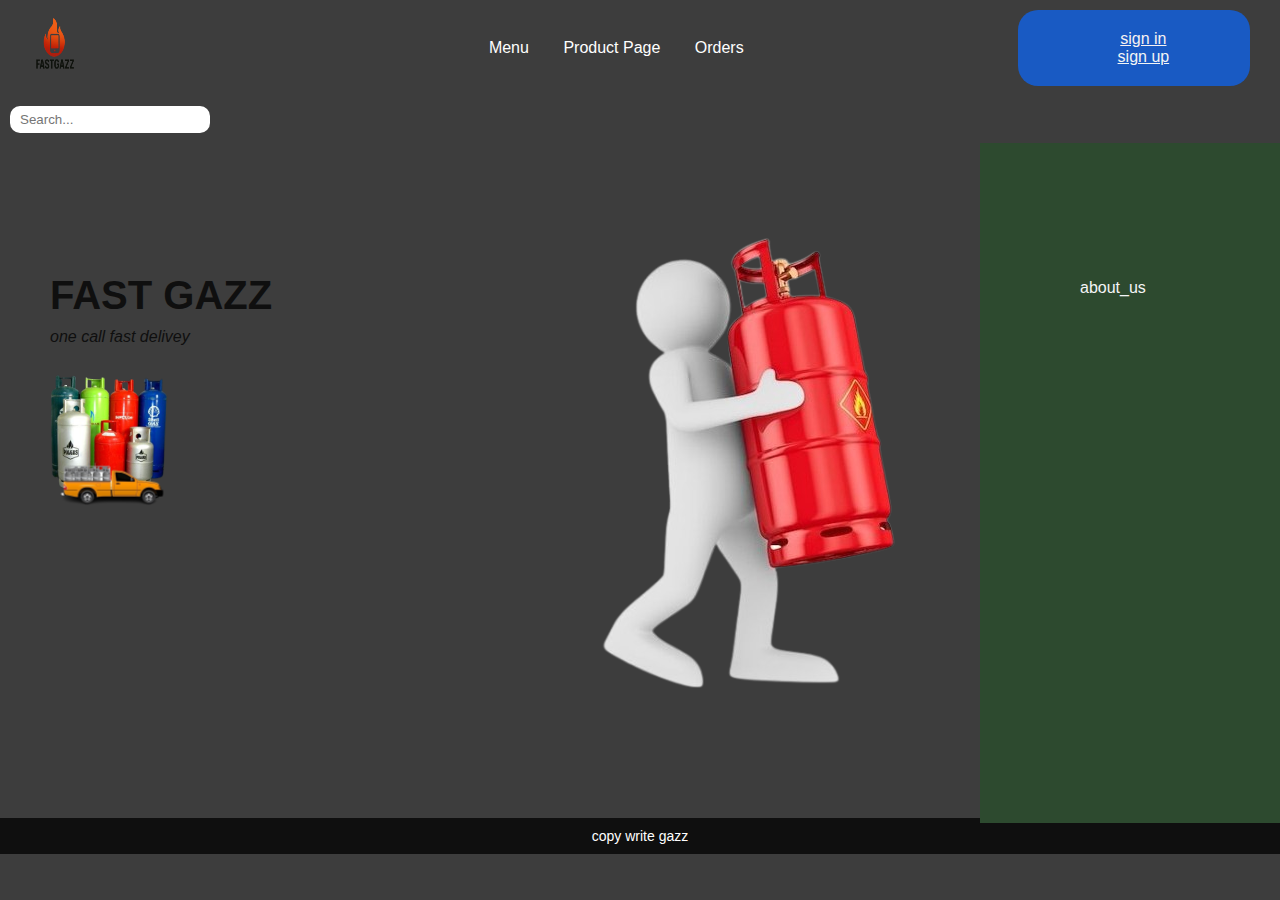
<file: fast gaz/index.html>
<!DOCTYPE html>
<html lang="en">
<head>
    <meta charset="UTF-8">
    <meta name="viewport" content="width=device-width, initial-scale=1.0">
    <title>Fast Gazz</title>
    <link rel="stylesheet" href="asset/css/style.css">
</head>
<body>
    <header>
        <div class="logo">
            <img src="asset/images/WhatsApp_Image_2025-08-14_at_14.51.03_92866911-removebg-preview.png" alt="gazz logo">
            <span style="margin-top: 40px;margin-right: 120px;text-align: center;"></span>
        </div>
         <nav class="navbar">
            <a href="index.html">Menu</a>
            <a href="product page.html">Product Page</a>
            <a href="order.html">Orders</a>
        </nav>
     
         <div class="horizontal-container2">
              <p class="about_us">
            <a href="sign in.html" style="color: rgb(247, 242, 242);text-align: center;margin-left: 70px;">sign in</a>
            <br><a href="sign up.html" style="color: rgb(242, 245, 245);text-align: center;margin-left: 70px;">sign up</a></br>
        </p>
        </div>
        
    </header>

    <div class="search-container">
        <input type="text" placeholder="Search...">
    </div>

    <main>
        <section class="left-section">
            <h1><span class="bold">FAST GAZZ</span></h1>
            <p class="tagline">one call fast delivey</p>
            <div class="image-container">
            <img src="asset/images/Cylinders_Engennering_Industries-removebg-preview.png" alt="background-image" class="background-image">
            <img src="asset/images/LPG__A_Savior_for_Domestic_Purposes-removebg-preview.png" alt="front-image" class="front-image">
            </div>
        </section>
             <div class="right-section search-container">
             <section class="right-section">
            <img src="asset/images/UCO_oil_gas-removebg-preview.png" alt="Gas Cylinder" class="gas-img">
        </section>
        </div>
        <div class="horizontal-container">
            <p class="aboutus">about_us</p>
            
            
        </div>
    </main>

    <footer>
        <p>copy write gazz</p>
    </footer>

   
    
</body>
</html>
</file>
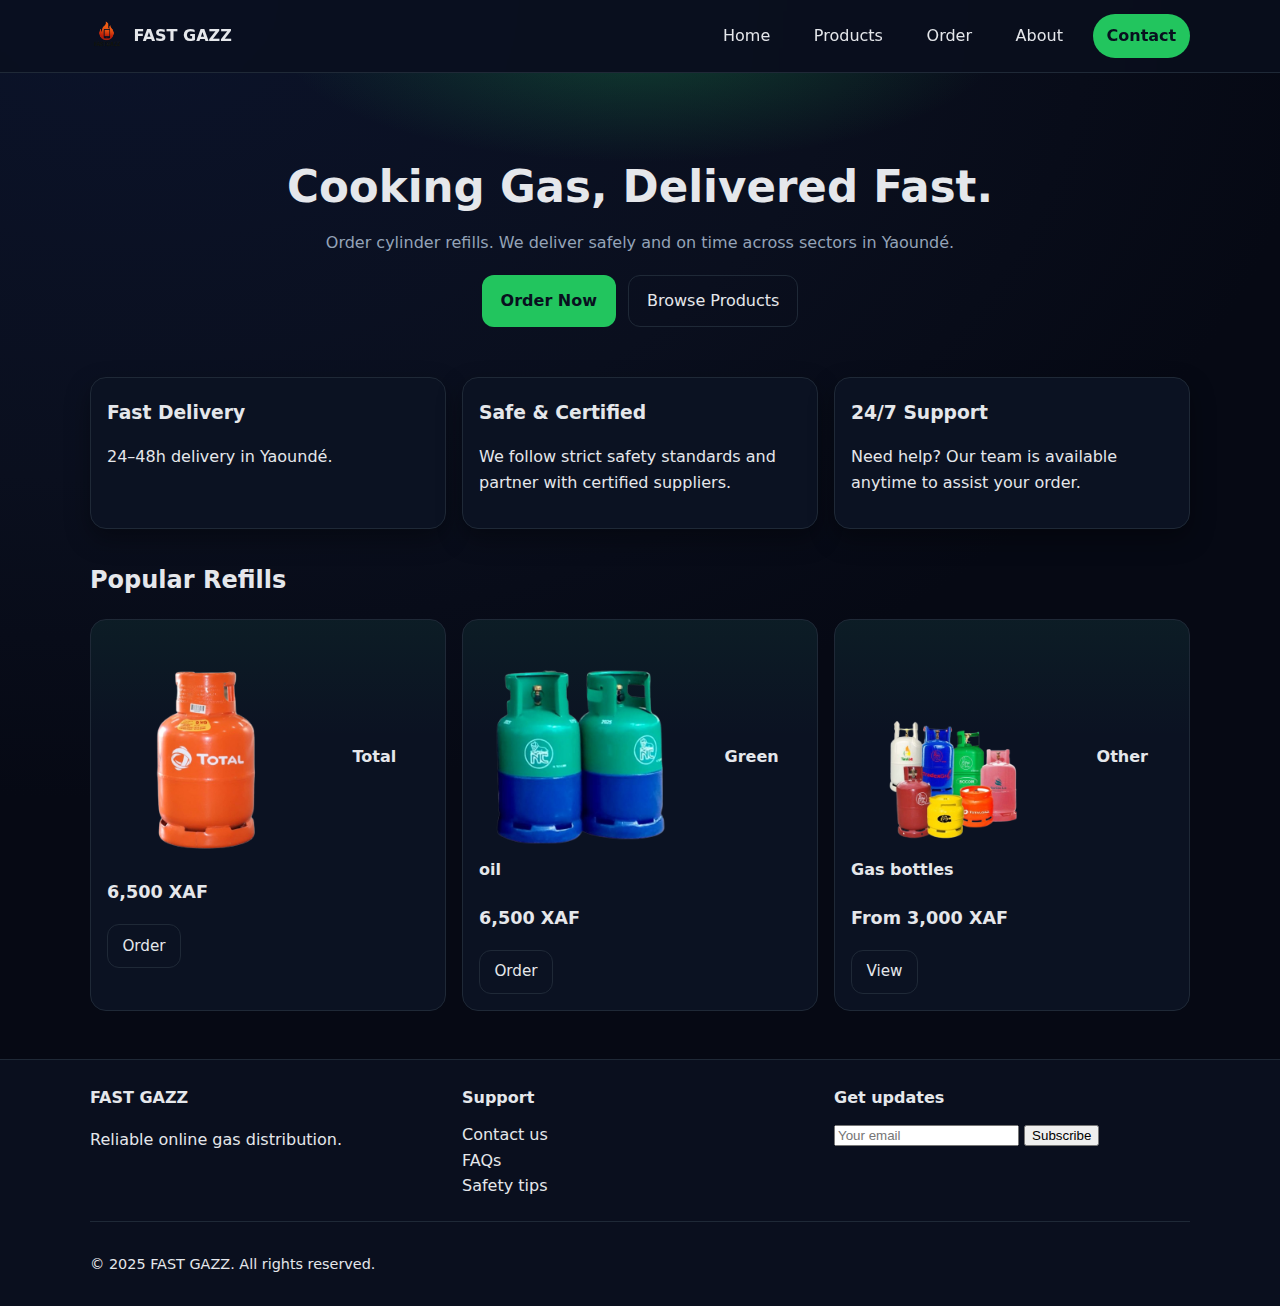
<file: fastgazz/index.html>
<!DOCTYPE html>
<html lang="en">
<head>
  <meta charset="UTF-8" />
  <meta name="viewport" content="width=device-width, initial-scale=1" />
  <meta name="description" content="FAST GAZZ — Reliable online gas distribution in Yaoundé.
   Order cooking gas refills  with fast delivery." />
  <title>Home | FAST GAZZ</title>
  <link rel="icon" href="assets/img/fast gazz/Logo.png" type="image/svg+xml" />
  <link rel="stylesheet" href="assets/css/styles.css" />
</head>
<body>
<header class="site-header">
  <div class="container nav">
    <a class="brand" href="index.html">
      <img src="assets/img/fast gazz/Logo.png" alt="FAST GAZZ logo" class="logo" />
      <span>FAST GAZZ</span>
    </a>
    <input type="checkbox" id="menu-toggle" class="menu-toggle" aria-label="Open menu">
    <label for="menu-toggle" class="hamburger" aria-hidden="true">&#9776;</label>
    <nav class="menu">
      <a href="index.html">Home</a>
      <a href="pages/products.html">Products</a>
      <a href="pages/order.html">Order</a>
      <a href="pages/about.html">About</a>
      <a class="btn" href="pages/contact.html">Contact</a>
    </nav>
  </div>
</header>

<section class="hero">
  <div class="container">
    <h1>Cooking Gas, Delivered Fast.</h1>
    <p>Order cylinder refills. We deliver safely and on time across sectors in Yaoundé.</p>
    <div class="actions">
      <a class="btn primary" href="pages/order.html">Order Now</a>
      <a class="btn" href="pages/products.html">Browse Products</a>
    </div>
  </div>
</section>

<section class="features container grid-3">
  <div class="card">
    <h3>Fast Delivery</h3>
    <p>24–48h delivery in Yaoundé.</p>
  </div>
  <div class="card">
    <h3>Safe & Certified</h3>
    <p>We follow strict safety standards and partner with certified suppliers.</p>
  </div>
  <div class="card">
    <h3>24/7 Support</h3>
    <p>Need help? Our team is available anytime to assist your order.</p>
  </div>
</section>

<section class="container highlight">
  <h2>Popular Refills</h2>
  <div class="grid-3">
    <article class="product">
      <h4>
        <img src="assets/img/fast gazz/total-removebg-preview.png" alt="Total Gas Bottle"
        style="height:200px;vertical-align:middle;margin-right:40px;"">
        Total
      </h4>
      <p class="price">6,500 XAF</p>
      <a class="btn small" href="pages/order.html">Order</a>
    </article>
    <article class="product">
      <h4>
        <img src="assets/img/fast gazz/green_oil-removebg-preview.png" alt="Green Oil Gas Bottle" 
        style="height:200px;vertical-align:middle;margin-right:40px;"">
        Green oil
      </h4>
      <p class="price">6,500 XAF</p>
      <a class="btn small" href="pages/order.html">Order</a>
    </article>
    <article class="product">
      <h4>
        <img src="assets/img/fast gazz/many_gas_bottle-removebg-preview.png" alt="Other Gas Bottle"
         style="height:200px;vertical-align:middle;margin-right:40px;">
        Other Gas bottles
      </h4>
      <p class="price">From 3,000 XAF</p>
      <a class="btn small" href="pages/products.html">View</a>
    </article>
  </div>
</section>
<footer class="site-footer">
  <div class="container grid-3">
    <div>
      <h4>FAST GAZZ</h4>
      <p>Reliable online gas distribution.</p>
    </div>
    <div>
      <h4>Support</h4>
      <ul>
        <li><a href="../pages/contact.html">Contact us</a></li>
        <li><a href="#">FAQs</a></li>
        <li><a href="#">Safety tips</a></li>
      </ul>
    </div>
    <div>
      <h4>Get updates</h4>
      <form class="newsletter" onsubmit="return false">
        <input type="email" placeholder="Your email" aria-label="Email">
        <button type="submit">Subscribe</button>
      </form>
    </div>
  </div>
  <div class="container small print">
    <p>&copy; 2025 FAST GAZZ. All rights reserved.</p>
  </div>
</footer>
</body>
</html>
</file>
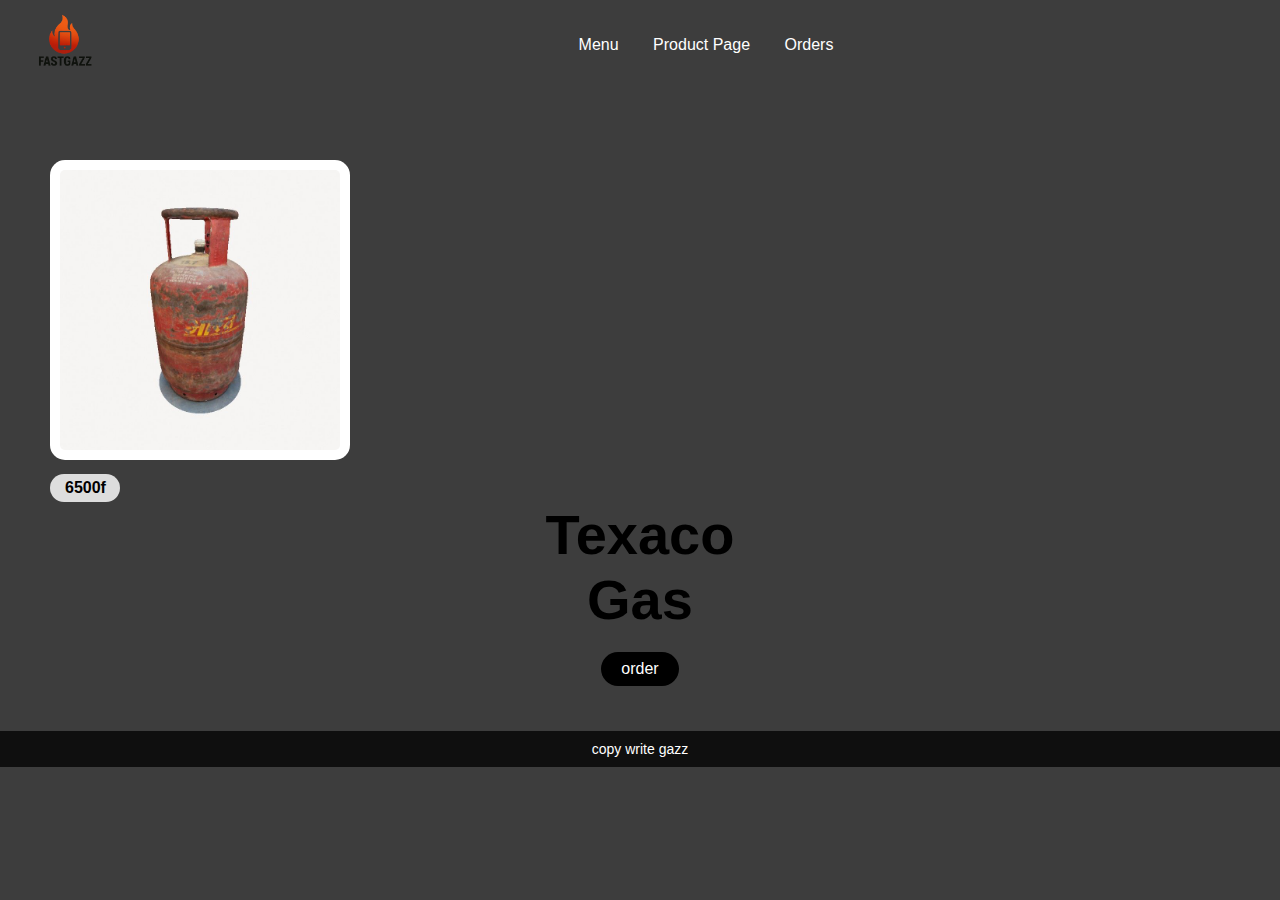
<file: fast gaz/order.html>
<!DOCTYPE html>
<html lang="en">
<head>
    <meta charset="UTF-8">
    <meta name="viewport" content="width=device-width, initial-scale=1.0">
    <title>fast gazz</title>
     <link rel="stylesheet" href="asset/css/order.css">
</head>
<header>

     <div class="logo">
            <img src="asset/images/WhatsApp_Image_2025-08-14_at_14.51.03_92866911-removebg-preview.png" alt="gazz logo">
            <br><span></span>
        </div>
         <nav class="navbar">
            <a href="index.html">Menu</a>
            <a href="product page.html">Product Page</a>
            <a href="order.html">Orders</a>
        </nav>
     </header>
         
<body>
    <div class="text-container">
      <!-- Left product section -->
        <div class="product-image">
            <img src="asset/images/Indian Gas Cylinder   - Download Free 3D Model on Polycam.jpeg" alt="Texaco Gas">
            <div class="price">6500f</div>
        </div>

        <!-- Right info section -->
        <div class="product-info">
            <h1>Texaco<br>Gas</h1>
            <button class="order-btn">order</button>
        </div>
        
    </main>



         <footer>
        <p>copy write gazz</p>
    </footer>

   
</body>
</html>
</file>
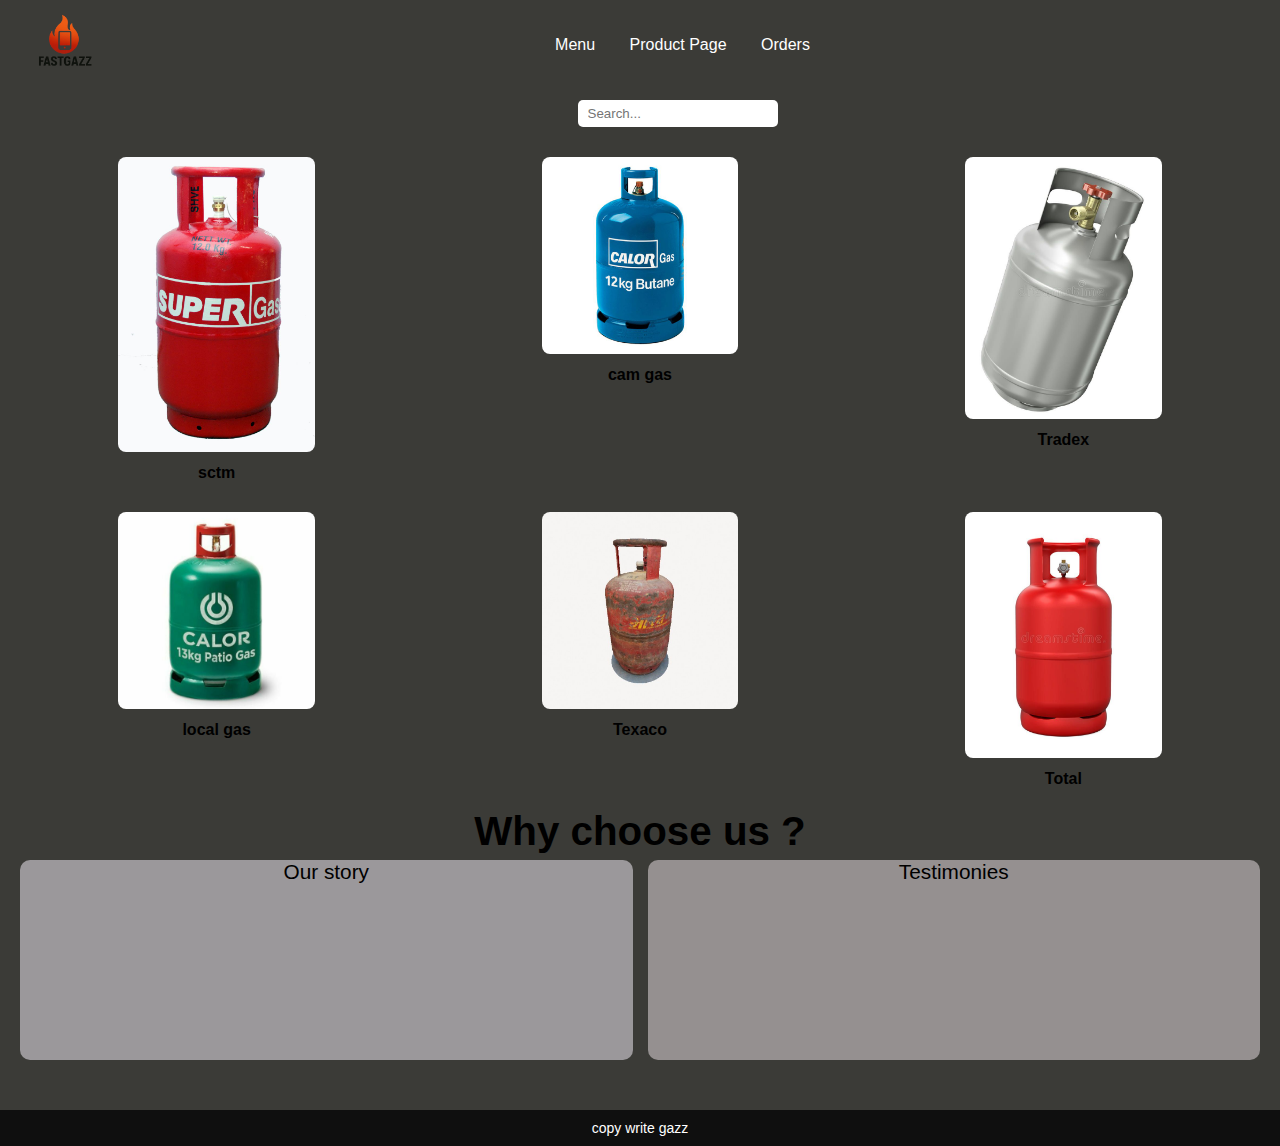
<file: fast gaz/product page.html>
<!DOCTYPE html>
<html lang="en">
<head>
    <meta charset="UTF-8">
    <meta name="viewport" content="width=device-width, initial-scale=1.0">
    <title>fast gazz</title>
     <link rel="stylesheet" href="asset/css/product page.css">
</head>
<header>
     <div class="logo">
            <img src="asset/images/WhatsApp_Image_2025-08-14_at_14.51.03_92866911-removebg-preview.png" alt="gazz logo">
            <br><span></span>
        </div>
         <nav class="navbar">
            <a href="index.html">Menu</a>
            <a href="product page.html">Product Page</a>
            <a href="order.html">Orders</a>
        </nav>

</header>

    <div class="search-container">
        <input type="text" placeholder="Search...">
    </div>
<body>
       <section class="products">
            <div class="product">
                <img src="asset/images/aa703248-9742-4fc9-9801-7fb8ba63e7a3.jpeg" alt="sctm gas">
                <p>sctm</p>
            </div>
            <div class="product">
                <img src="asset/images/gas bottle _ ถังแก๊ส.jpeg" alt="cam gas">
                <p>cam gas</p>
            </div>
            <div class="product">
                <img src="asset/images/Gas container stock illustration_ Illustration of fuel - 22011894.jpeg" alt="Tradex gas">
                <p>Tradex</p>
            </div>
            <div class="product">
                <img src="asset/images/ad eBay - Calor gas 13kg Patio Gas Bottle Full Of Gas sealed no exchange Return required.jpeg" alt="local gas">
                <p>local gas</p>
            </div>
            <div class="product">
                <img src="asset/images/Indian Gas Cylinder   - Download Free 3D Model on Polycam.jpeg" alt="Texaco gas">
                <p>Texaco</p>
            </div>
            <div class="product">
                <img src="asset/images/Red Gas Cylinder Isolated stock illustration_ Illustration of equipment - 91947733.jpeg" alt="Total gas">
                <p>Total</p>
            </div>
        </section>
           <!--Why choose us-->
             <section class="section-container">
        <p class="section-heading">Why choose us ?</p>
        <div class="why-choose-us">
        <div class="choose-items" id="story">
         <p class="choose-top">Our story</p>
         </div>
             <div class="choose-items" id="Testimonies">
         <p class="choose-top">Testimonies</p>
        </div>
      </div>
    </main>

     
         <footer>
        <p>copy write gazz</p>
    </footer>

   
</body>
</html>
</file>
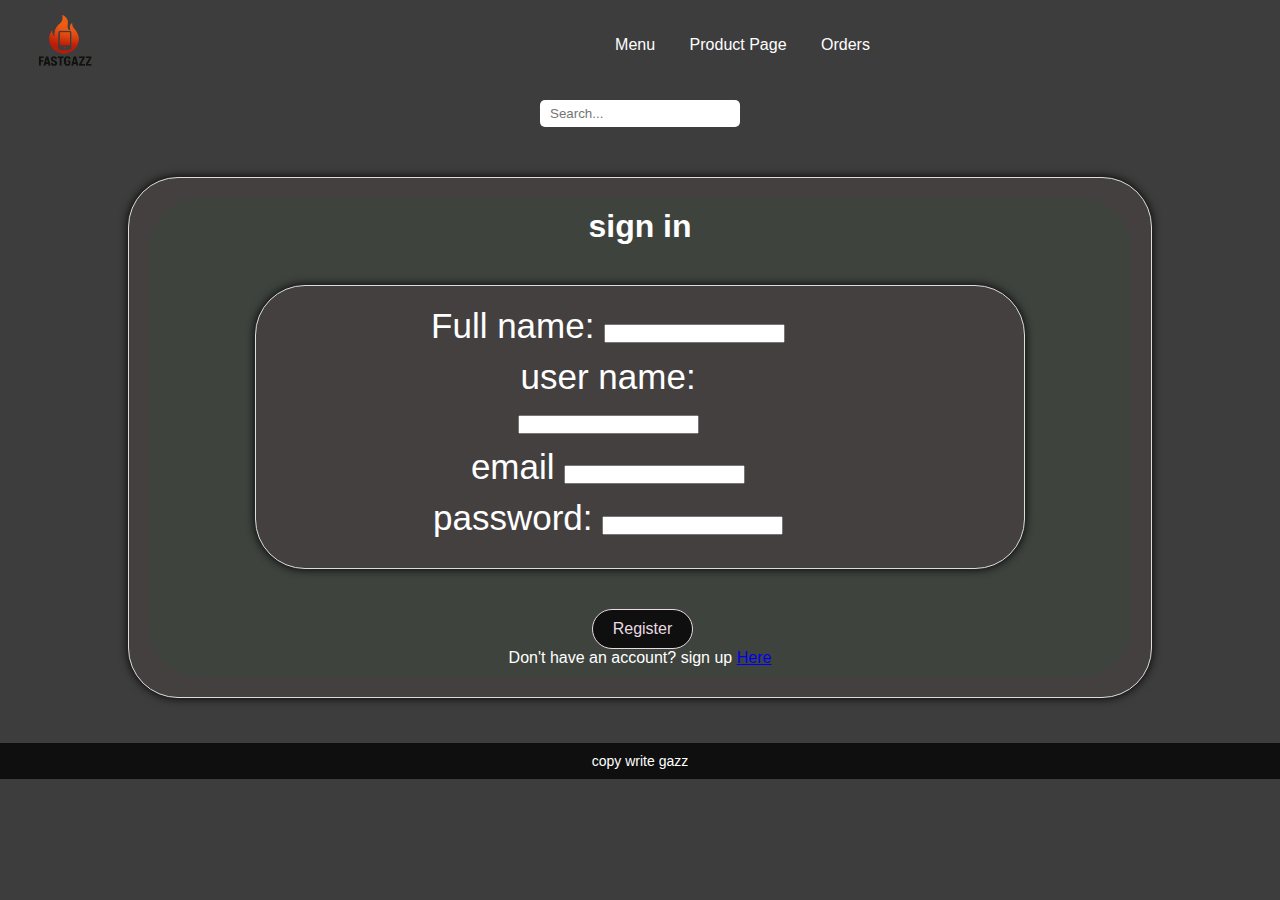
<file: fast gaz/sign in.html>
<!DOCTYPE html>
<html lang="en">
<head>
    <meta charset="UTF-8">
    <meta name="viewport" content="width=device-width, initial-scale=1.0">
    <title>Fast Gazz</title>
    <link rel="stylesheet" href="asset/css/sign in.css">
</head>
<body>
    <header>
       <div class="logo">
            <img src="asset/images/WhatsApp_Image_2025-08-14_at_14.51.03_92866911-removebg-preview.png" alt="gazz logo">
            <span style="margin-top: 40px;margin-right: 120px;text-align: center;"></span>
        </div>
         <nav class="navbar">
            <a href="index.html">Menu</a>
            <a href="product page.html">Product Page</a>
            <a href="order.html">Orders</a>
        </nav>
     
</header>
  <div class="search-container">
        <input type="text" placeholder="Search...">
    </div>
<body>
    <div class="container">
        <div class="header">
            <h1>sign in</h1>
              <div class="button">
                 <section class="Registration">
    
    <form action="" method="post" class="form-registration">
          <div class="container">
        <div class="form-group">
        <label for="name">Full name:</label>
        <input type="text" id="name" name="name" required>
        </div>
        <div class="form-group">
        <label for="username">user name:</label>
        <input type="text" id="username" name="username" required>
         </div>
          <div class="form-group">
        <label for="email">email</label>
        <input type="email" id="email" name="email" required>
        <div class="form-group"></div>
        <label for="password">password:</label>
        <input type="password" id="password" name="password" required>
         </div>
         </div>
            <label for="register"></label>

        <input type="submit" class="register-form" value="Register">
    </div>

    </form>
    </section>
      <p>Don't have an account? sign up <a href="sign up.html"> Here</a></p>

        </div>
    </div>
    
    <footer>
        <p>copy write gazz</p>
    </footer>
  
      
      </div>
</body>
</html>
</file>
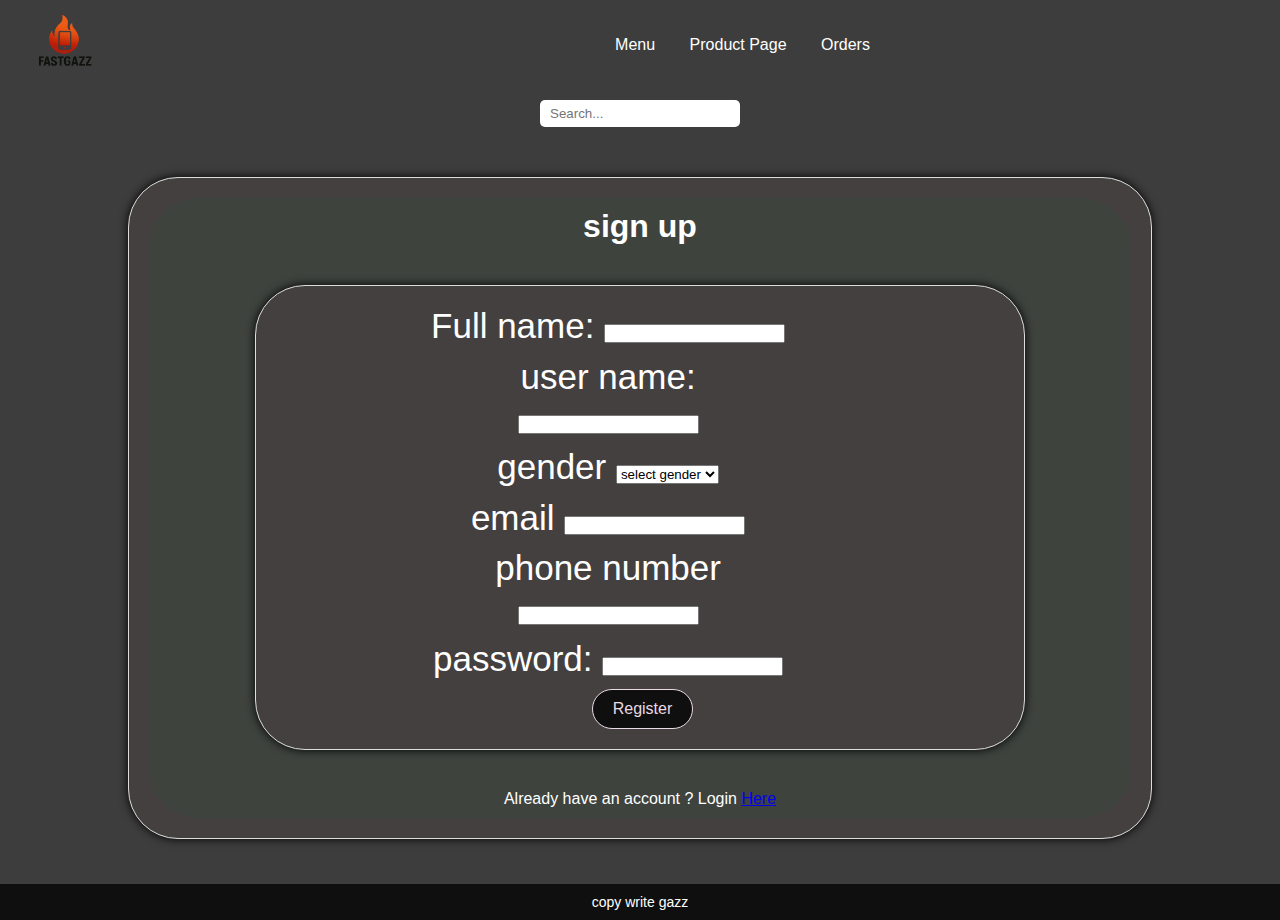
<file: fast gaz/sign up.html>
<!DOCTYPE html>
<html lang="en">
<head>
    <meta charset="UTF-8">
    <meta name="viewport" content="width=device-width, initial-scale=1.0">
    <title>Fast Gazz</title>
    <link rel="stylesheet" href="asset/css/sign in.css">
</head>
<header>
       <div class="logo">
            <img src="asset/images/WhatsApp_Image_2025-08-14_at_14.51.03_92866911-removebg-preview.png" alt="gazz logo">
            <span style="margin-top: 40px;margin-right: 120px;text-align: center;"></span>
        </div>
         <nav class="navbar">
            <a href="index.html">Menu</a>
            <a href="product page.html">Product Page</a>
            <a href="order.html">Orders</a>
        </nav>
     
</header>
  <div class="search-container">
        <input type="text" placeholder="Search...">
    </div>
<body>
    <div class="container">
        <div class="header">
            <h1>sign up</h1>
              <div class="button">
  
      
      </div>
    <section class="Registration">
    
    <form action="" method="post" class="form-registration">
          <div class="container">
        <div class="form-group">
        <label for="name">Full name:</label>
        <input type="text" id="name" name="name" required>
        </div>
        <div class="form-group">
        <label for="username">user name:</label>
        <input type="text" id="username" name="username" required>
         </div>
         <div class="form-group">
        <label for="gender">gender</label>
       <select name="gender" id="gender" required>
        <option value="">select gender</option>
        <option value="male">male</option>
        <option value="female">female</option>
       </select>
       </div>
        
         <div class="form-group">
        <label for="email">email</label>
        <input type="email" id="email" name="email" required>
         </div>
         <div class="form-group">
        <label for="phone number">phone number</label>
        <input type="tel" id="phone number" name="phone number">
        </div>
        <div class="form-group">
        <label for="password">password:</label>
        <input type="password" id="password" name="password" required>
         </div>

        <label for="register"></label>

        <input type="submit" class="register-form" value="Register">
    </div>

    </form>
    </section>
    <p>Already have an account ? Login <a href="sign in.html"> Here</a></p>

        </div>
    </div>
    
    <footer>
        <p>copy write gazz</p>
    </footer>
</body>
</html>
</file>
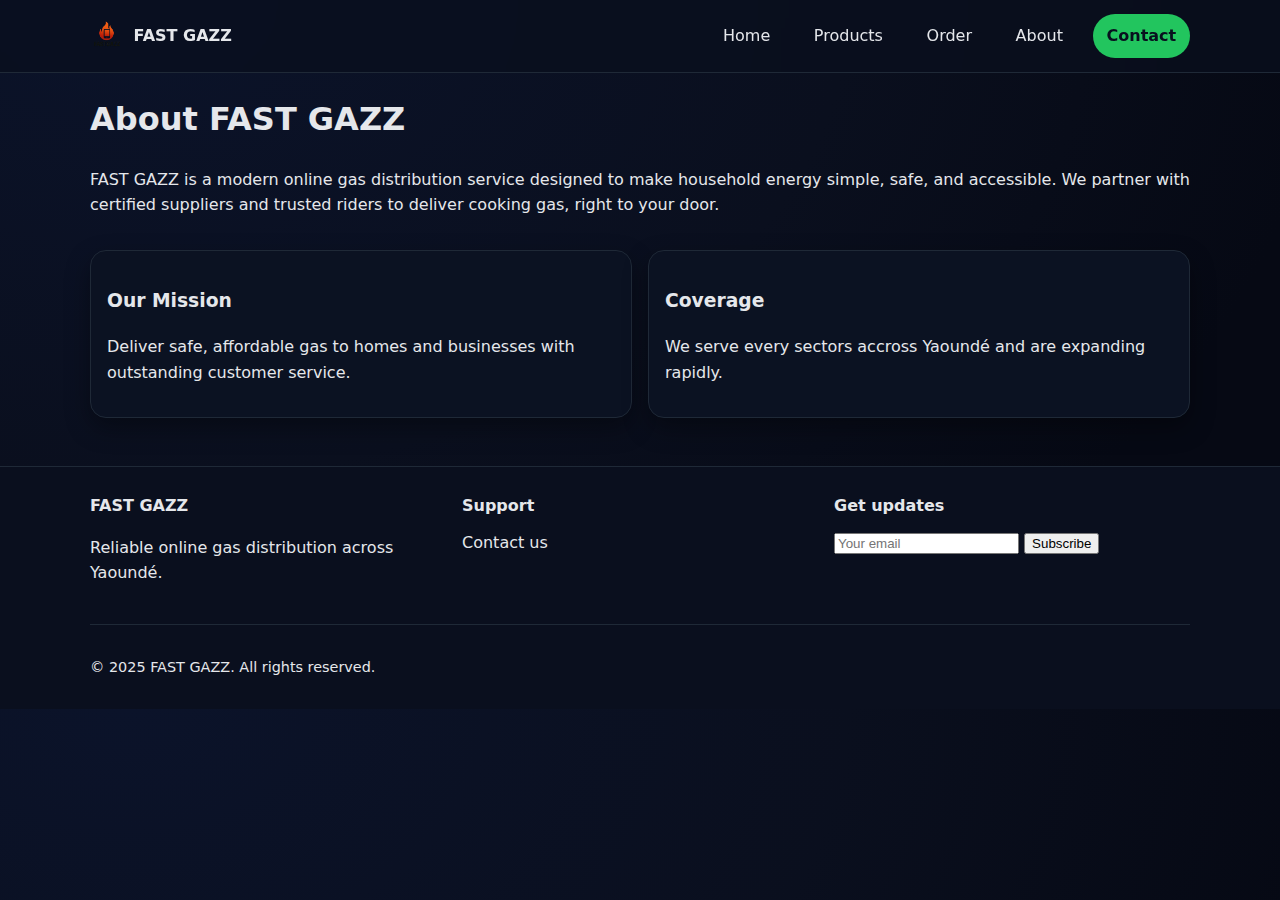
<file: fastgazz/pages/about.html>
<!DOCTYPE html>
<html lang="en">
<head>
  <meta charset="UTF-8" />
  <meta name="viewport" content="width=device-width, initial-scale=1" />
  <meta name="description" content="FAST GAZZ — Reliable online gas distribution in Yaoundé.
   Order cooking gas refills and accessories with fast delivery." />
  <title>About | FAST GAZZ</title>
  <link rel="icon" href="../assets/img/fast gazz/Logo.png" type="image/svg+xml" />
  <link rel="stylesheet" href="../assets/css/styles.css" />
</head>
<body>
<header class="site-header">
  <div class="container nav">
    <a class="brand" href="../index.html">
      <img src="../assets/img/fast gazz/Logo.png" alt="FAST GAZZ logo" class="logo" />
      <span>FAST GAZZ</span>
    </a>
    <input type="checkbox" id="menu-toggle" class="menu-toggle" aria-label="Open menu">
    <label for="menu-toggle" class="hamburger" aria-hidden="true">&#9776;</label>
    <nav class="menu">
      <a href="../index.html">Home</a>
      <a href="../pages/products.html">Products</a>
      <a href="../pages/order.html">Order</a>
      <a href="../pages/about.html">About</a>
      <a class="btn" href="../pages/contact.html">Contact</a>
    </nav>
  </div>
</header>

<main class="container">
  <h1>About FAST GAZZ</h1>
  <p>FAST GAZZ is a modern online gas distribution service
     designed to make household energy simple, safe, and accessible. 
     We partner with certified suppliers and trusted riders to deliver cooking gas,
       right to your door.</p>
  <div class="grid-2 highlight">
    <div class="card">
      <h3>Our Mission</h3>
      <p>Deliver safe, affordable gas to homes and businesses with outstanding customer service.</p>
    </div>
    <div class="card">
      <h3>Coverage</h3>
      <p>We serve every sectors accross Yaoundé and are expanding rapidly.</p>
    </div>
  </div>
</main>
<footer class="site-footer">
  <div class="container grid-3">
    <div>
      <h4>FAST GAZZ</h4>
      <p>Reliable online gas distribution across Yaoundé.</p>
    </div>
    <div>
      <h4>Support</h4>
      <ul>
        <li><a href="../pages/contact.html">Contact us</a></li>
      </ul>
    </div>
    <div>
      <h4>Get updates</h4>
      <form class="newsletter" onsubmit="return false">
        <input type="email" placeholder="Your email" aria-label="Email">
        <button type="submit">Subscribe</button>
      </form>
    </div>
  </div>
  <div class="container small print">
    <p>&copy; 2025 FAST GAZZ. All rights reserved.</p>
  </div>
</footer>
</body>
</html>
</file>
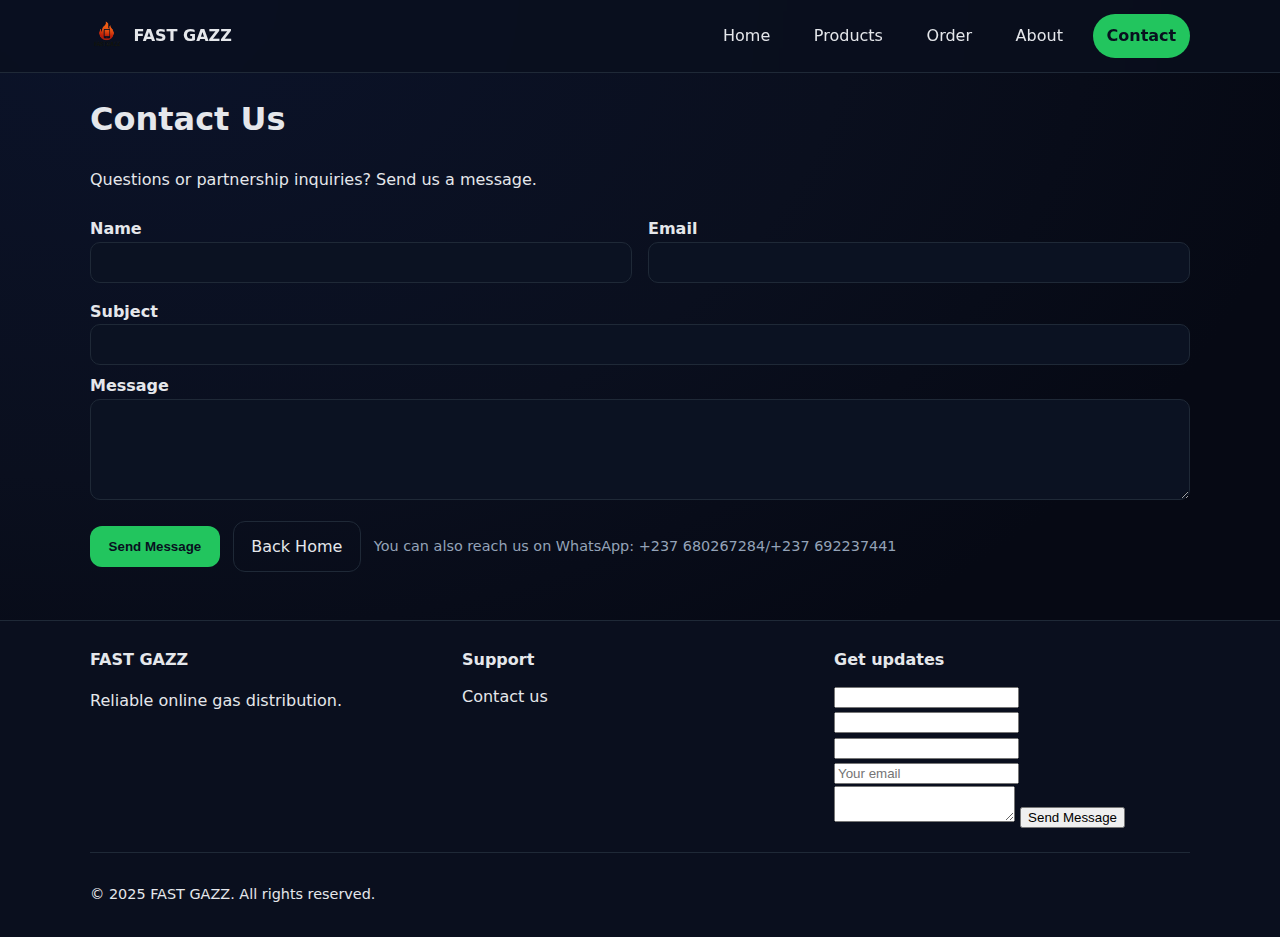
<file: fastgazz/pages/contact.html>
<!DOCTYPE html>
<html lang="en">
<head>
  <meta charset="UTF-8" />
  <meta name="viewport" content="width=device-width, initial-scale=1" />
  <meta name="description" content="FAST GAZZ — Reliable online gas distribution in Cameroon. Order cooking gas refills and accessories with fast delivery." />
  <title>Contact | FAST GAZZ</title>
  <link rel="icon" href="../assets/img/fast gazz/Logo.png" type="image/svg+xml" />
  <link rel="stylesheet" href="../assets/css/styles.css" />


</head>
<body>
<header class="site-header">
  <div class="container nav">
    <a class="brand" href="../index.html">
      <img src="../assets/img/fast gazz/Logo.png" alt="FAST GAZZ logo" class="logo" />
      <span>FAST GAZZ</span>
    </a>
    <input type="checkbox" id="menu-toggle" class="menu-toggle" aria-label="Open menu">
    <label for="menu-toggle" class="hamburger" aria-hidden="true">&#9776;</label>
    <nav class="menu">
      <a href="../index.html">Home</a>
      <a href="../pages/products.html">Products</a>
      <a href="../pages/order.html">Order</a>
      <a href="../pages/about.html">About</a>
      <a class="btn" href="../pages/contact.html">Contact</a>
    </nav>
  </div>
</header>

<main class="container">
  <h1>Contact Us</h1>
  <p>Questions or partnership inquiries? Send us a message.</p>
  <form class="form" action="../backend/contact_process.php" method="post">
    <div class="grid-2">
      <label>Name
        <input type="text" name="name" required>
      </label>
      <label>Email
        <input type="email" name="email" required>
      </label>
    </div>
    <label>Subject
      <input type="text" name="subject" required>
    </label>
    <label>Message
      <textarea name="message" rows="5" required></textarea>
    </label>
    <div class="form-actions">
      <button type="submit" class="btn primary">Send Message</button>
      <a class="btn" href="../index.html">Back Home</a>
      <p class="small muted">You can also reach us on WhatsApp: +237 680267284/+237 692237441</p>
    </div>
    
  </form>
</main>
<footer class="site-footer">
  <div class="container grid-3">
    <div>
      <h4>FAST GAZZ</h4>
      <p>Reliable online gas distribution.</p>
    </div>
    <div>
      <h4>Support</h4>
      <ul>
        <li><a href="../pages/contact.html">Contact us</a></li>
      </ul>
    </div>
    <div>
      <h4>Get updates</h4>
      <form action="../backend/contact_process.php" method="post">
  <input type="text" name="name" required>
  <input type="email" name="email" required>
  <input type="text" name="subject" required>
  <input type="email" placeholder="Your email" aria-label="Email">
  <textarea name="message" required></textarea>
  <button type="submit">Send Message</button>
</form>
    </div>
  </div>
  <div class="container small print">
    <p>&copy; 2025 FAST GAZZ. All rights reserved.</p>
  </div>

</body>
</html>
</file>
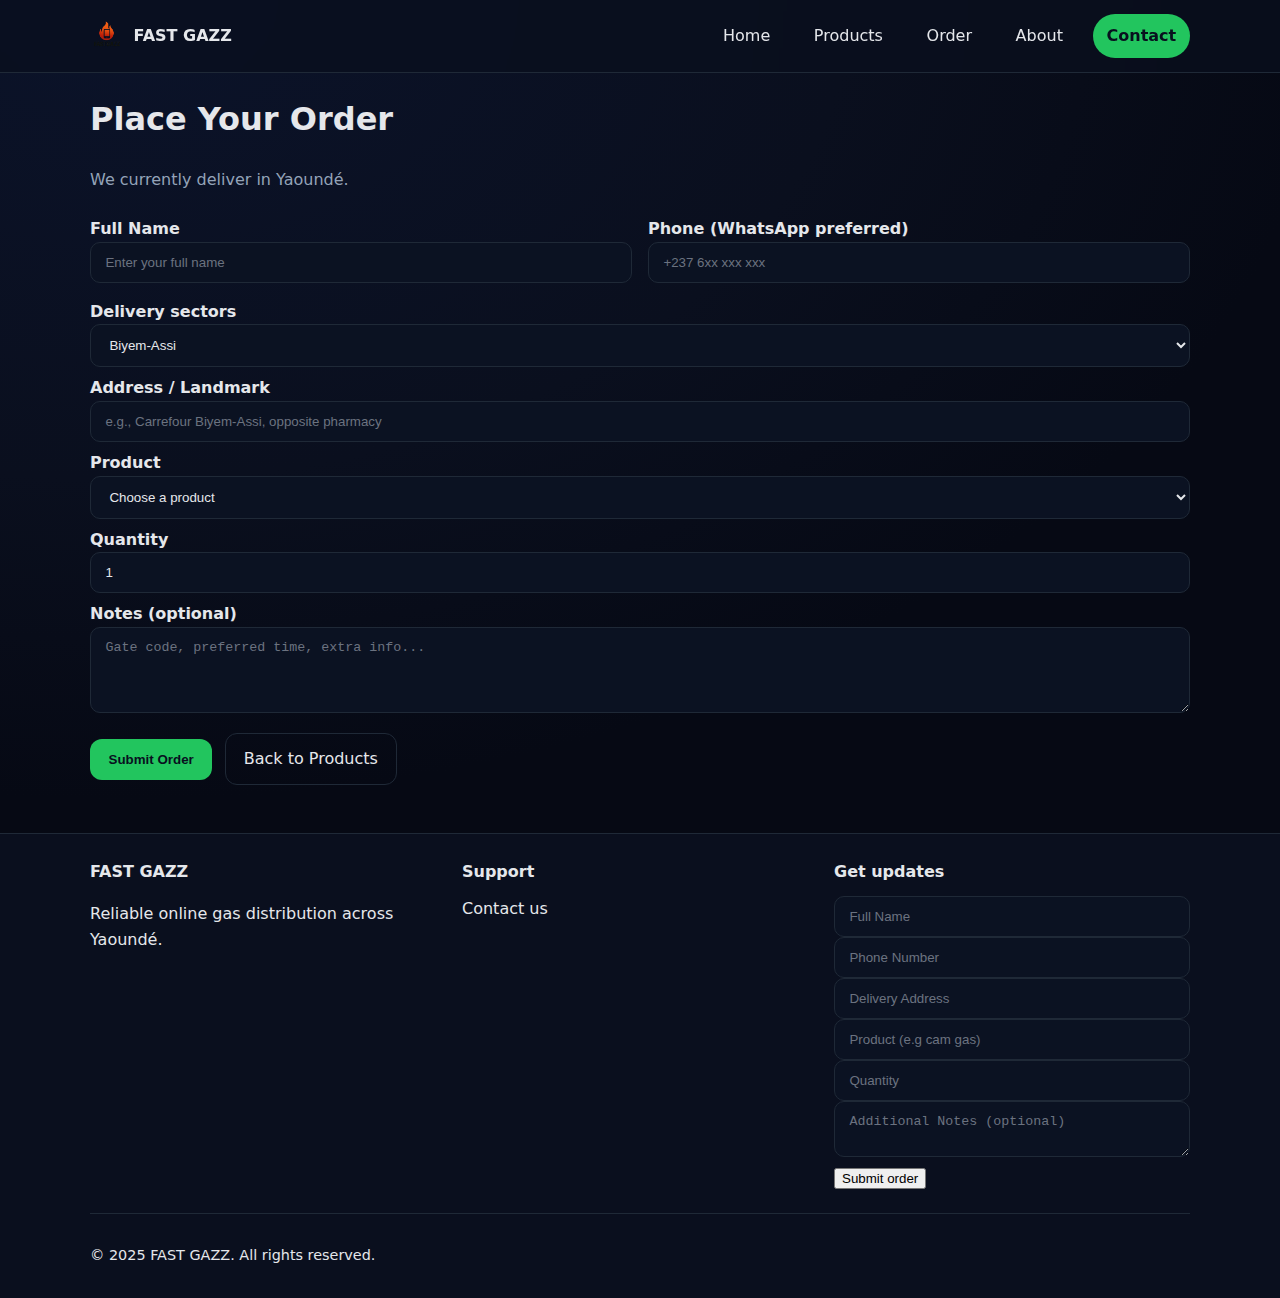
<file: fastgazz/pages/order.html>
<!DOCTYPE html>
<html lang="en">
<head>
  <meta charset="UTF-8" />
  <meta name="viewport" content="width=device-width, initial-scale=1" />
  <meta name="description" content="FAST GAZZ — Reliable online gas distribution in Yaoundé.
   Order cooking gas refills and accessories with fast delivery." />
  <title>Order | FAST GAZZ</title>
  <link rel="icon" href="../assets/img/fast gazz/Logo.png" type="image/svg+xml" />
  <link rel="stylesheet" href="../assets/css/styles.css" />
  

</head>
<body>
<header class="site-header">
  <div class="container nav">
    <a class="brand" href="../index.html">
      <img src="../assets/img/fast gazz/Logo.png" alt="FAST GAZZ logo" class="logo" />
      <span>FAST GAZZ</span>
    </a>
    <input type="checkbox" id="menu-toggle" class="menu-toggle" aria-label="Open menu">
    <label for="menu-toggle" class="hamburger" aria-hidden="true">&#9776;</label>
    <nav class="menu">
      <a href="../index.html">Home</a>
      <a href="../pages/products.html">Products</a>
      <a href="../pages/order.html">Order</a>
      <a href="../pages/about.html">About</a>
      <a class="btn" href="../pages/contact.html">Contact</a>
    </nav>
  </div>
</header>

<main class="container">
  <h1>Place Your Order</h1>
  <p class="muted">We currently deliver in Yaoundé.</p>
  <form class="form" action="../backend/order_process.php" method="post">
    <div class="grid-2">
      <label>Full Name
        <input type="text" name="name" placeholder="Enter your full name" required>
      </label>
      <label>Phone (WhatsApp preferred)
        <input type="tel" name="phone" placeholder="+237 6xx xxx xxx" required>
      </label>
    </div>
    <label>Delivery sectors
      <select name="sectors" required>
        <option>Biyem-Assi</option>
        <option>Mendong</option>
        <option>Damas</option>
        <option>Mokolo</option>
        <option>Simbock</option>
        <option>Mfoundi</option>
        <option>TKC</option>
        <option>Etoug-ebe</option>
        <option>Post Central</option>
        <option>Nkozoa</option>
        <option>Nkolbisson</option>
        <option>Melen</option>
        <option>Arcacia</option>
        <option>Nlongkak</option>
        <option>Etoundi</option>
        <option>Messassi</option>
      </select>
    </label>
    <label>Address / Landmark
      <input type="text" name="address" placeholder="e.g., Carrefour Biyem-Assi, opposite pharmacy" required>
    </label>
    <label>Product
      <select name="product" required>
        <option value="">Choose a product</option>
        <option>Cam gas — 6,500 XAF</option>
        <option> Total — 6,500 XAF</option>
        <option>Afrique gas — 6,500 XAF</option>
        <option>Green oil — 6,500 XAF</option>
        <option>sctm — 6,500 XAF</option>
         <option>Bocom — 6,500 XAF</option>
          <option>Global — 6,500 XAF</option>
        <option>eco gas — 3,000 XAF</option>
      </select>
    </label>
    <label>Quantity
      <input type="number" name="qty" min="1" value="1" required>
    </label>
    <label>Notes (optional)
      <textarea name="notes" rows="4" placeholder="Gate code, preferred time, extra info..."></textarea>
    </label>
    <div class="form-actions">
      <button type="submit" class="btn primary">Submit Order</button>
      <a class="btn" href="products.html">Back to Products</a>
    </div>
  </form>
</main>
<footer class="site-footer">
  <div class="container grid-3">
    <div>
      <h4>FAST GAZZ</h4>
      <p>Reliable online gas distribution across Yaoundé.</p>
    </div>
    <div>
      <h4>Support</h4>
      <ul>
        <li><a href="../pages/contact.html">Contact us</a></li>
    </div>
    <div>
      <h4>Get updates</h4>
      <form class="form" action="../backend/order_process.php" method="post">
  <input type="text" name="customer_name" placeholder="Full Name" required>
  <input type="text" name="phone_number" placeholder="Phone Number" required>
  <input type="text" name="address" placeholder="Delivery Address" required>
  <input type="text" name="product" placeholder="Product (e.g cam gas)" required>
  <input type="number" name="quantity" placeholder="Quantity" min="1" required>
  <textarea name="notes" placeholder="Additional Notes (optional)"></textarea>
  <button type="submit">Submit order</button>
</form>

    </div>
  </div>
  <div class="container small print">
    <p>&copy; 2025 FAST GAZZ. All rights reserved.</p>
  </div>
</footer>

</body>
</html>
</file>
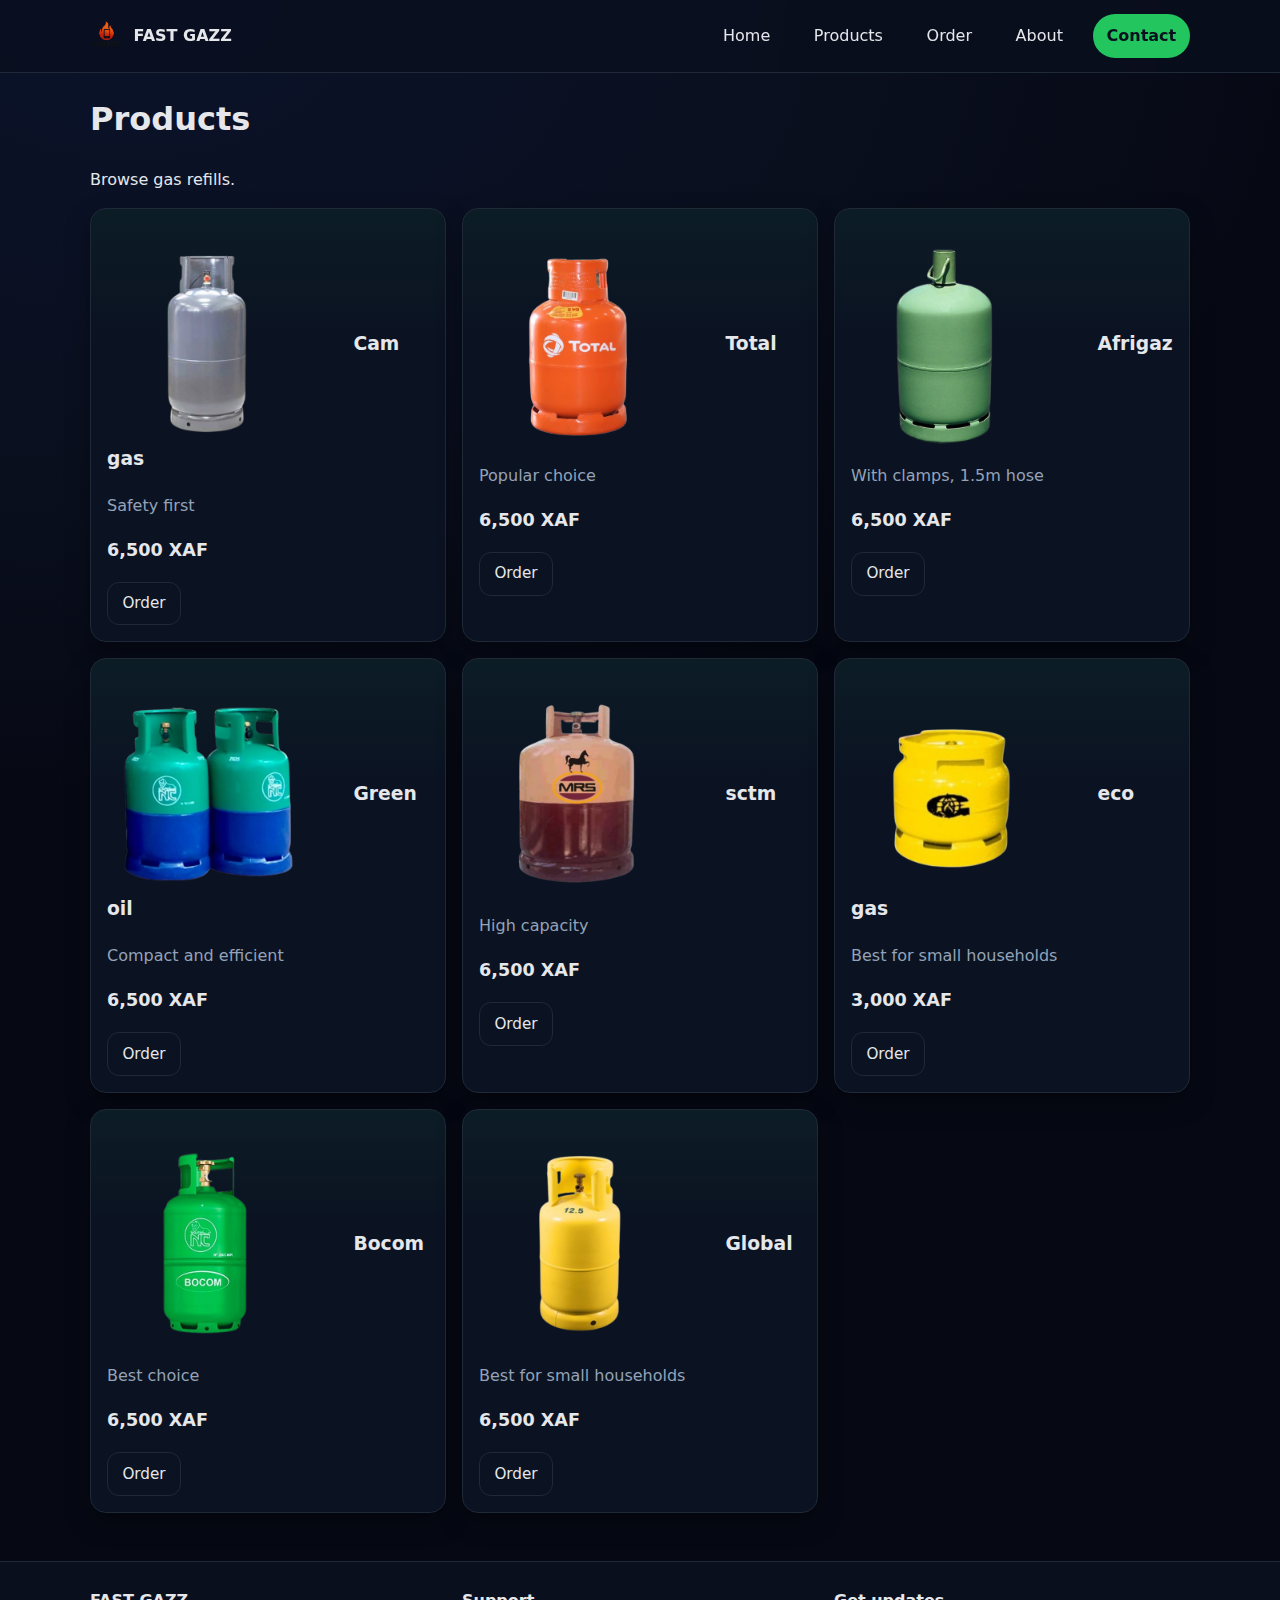
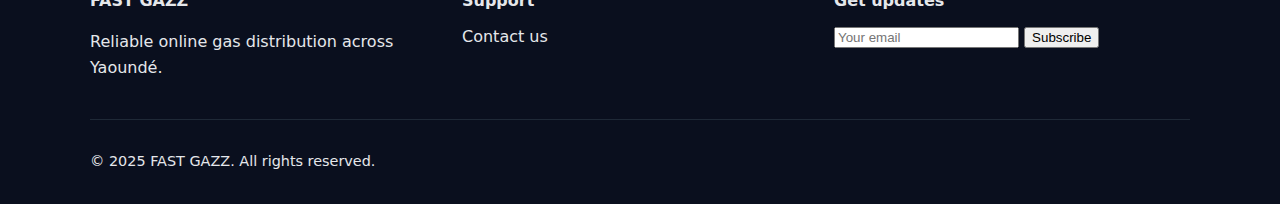
<file: fastgazz/pages/products.html>
<!DOCTYPE html>
<html lang="en">
<head>
  <meta charset="UTF-8" />
  <meta name="viewport" content="width=device-width, initial-scale=1" />
  <meta name="description" content="FAST GAZZ — Reliable online gas distribution in Yaoundé.
   Order cooking gas refills and accessories with fast delivery." />
  <title>Products | FAST GAZZ</title>
  <link rel="icon" href="../assets/img/fast gazz/Logo.png" type="image/svg+xml" />
  <link rel="stylesheet" href="../assets/css/styles.css" />
</head>
<body>
<header class="site-header">
  <div class="container nav">
    <a class="brand" href="../index.html">
      <img src="../assets/img/fast gazz/Logo.png" alt="FAST GAZZ logo" class="logo" />
      <span>FAST GAZZ</span>
    </a>
    <input type="checkbox" id="menu-toggle" class="menu-toggle" aria-label="Open menu">
    <label for="menu-toggle" class="hamburger" aria-hidden="true">&#9776;</label>
    <nav class="menu">
      <a href="../index.html">Home</a>
      <a href="../pages/products.html">Products</a>
      <a href="../pages/order.html">Order</a>
      <a href="../pages/about.html">About</a>
      <a class="btn" href="../pages/contact.html">Contact</a>
    </nav>
  </div>
</header>

<main class="container">
  <h1>Products</h1>
  <p>Browse gas refills.</p>
  <div class="grid-3">
    <article class="product card">
      <h3> <img src="../assets/img/fast gazz/cam_gas-removebg-preview.png" alt="Cam gas Bottle" 
        style="height:200px;vertical-align:middle;margin-right:40px;"">
        Cam gas</h3>
      <p class="muted">Safety first</p>
      <p class="price">6,500 XAF</p>
      <a class="btn small" href="order.html">Order</a>
    </article>
    <article class="product card">
      <h3> <img src="../assets/img/fast gazz/total-removebg-preview.png" alt="Total Gas Bottle" 
        style="height:200px;vertical-align:middle;margin-right:40px;"">
        Total
      </h3>
      <p class="muted">Popular choice</p>
      <p class="price">6,500 XAF</p>
      <a class="btn small" href="order.html">Order</a>
    </article>
    <article class="product card">
      <h3><img src="../assets/img/fast gazz/Afrigaz-removebg-preview.png" alt="Afrigaz Bottle" 
        style="height:200px;vertical-align:middle;margin-right:40px;">
      Afrigaz</h3>
      <p class="muted">With clamps, 1.5m hose</p>
      <p class="price">6,500 XAF</p>
      <a class="btn small" href="order.html">Order</a>
    </article>
    <article class="product card">
      <h3><img src="../assets/img/fast gazz/green_oil-removebg-preview.png" alt="Green oil Bottle"
         style="height:200px;vertical-align:middle;margin-right:40px;">
        Green oil</h3>
      <p class="muted">Compact and efficient</p>
      <p class="price">6,500 XAF</p>
      <a class="btn small" href="order.html">Order</a>
    </article>
    <article class="product card">
      <h3><img src="../assets/img/fast gazz/sctm-removebg-preview.png" alt="sctm Bottle"
         style="height:200px;vertical-align:middle;margin-right:40px;">
        sctm </h3>
      <p class="muted"> High capacity</p>
      <p class="price">6,500 XAF</p>
      <a class="btn small" href="order.html">Order</a>
    </article>
    <article class="product card">
      <h3><img src="../assets/img/fast gazz/ecogas-removebg-preview.png" alt="eco gaz Bottle" 
        style="height:200px;vertical-align:middle;margin-right:40px;">
        eco gas</h3>
      <p class="muted">Best for small households</p>
      <p class="price">3,000 XAF</p>
      <a class="btn small" href="order.html">Order</a>
    </article>
    <article class="product card">
      <h3> <img src="../assets/img/fast gazz/bocom-removebg-preview.png" alt="" 
        style="height:200px;vertical-align:middle;margin-right:40px;"">
        Bocom</h3>
      <p class="muted">Best choice</p>
      <p class="price">6,500 XAF</p>
      <a class="btn small" href="order.html">Order</a>
    </article>
    <article class="product card">
      <h3><img src="../assets/img/fast gazz/global-removebg-preview.png" alt="" 
        style="height:200px;vertical-align:middle;margin-right:40px;">
        Global</h3>
      <p class="muted">Best for small households</p>
      <p class="price">6,500 XAF</p>
      <a class="btn small" href="order.html">Order</a>
    </article>
  </div>
</main>
<footer class="site-footer">
  <div class="container grid-3">
    <div>
      <h4>FAST GAZZ</h4>
      <p>Reliable online gas distribution across Yaoundé.</p>
    </div>
    <div>
      <h4>Support</h4>
      <ul>
        <li><a href="../pages/contact.html">Contact us</a></li>
      </ul>
    </div>
    <div>
      <h4>Get updates</h4>
      <form class="newsletter" onsubmit="return false">
        <input type="email" placeholder="Your email" aria-label="Email">
        <button type="submit">Subscribe</button>
      </form>
    </div>
  </div>
  <div class="container small print">
    <p>&copy; 2025 FAST GAZZ. All rights reserved.</p>
  </div>
</footer>
</body>
</html>
</file>
<file: fast gaz/asset/css/style.css>
* {
    margin: 0;
    padding: 0;
    box-sizing: border-box;
}
body {
    font-family: Arial, sans-serif;
    background-color: #3d3d3d;
    box-sizing: border-box;

}
/* Header */
header {
    display: flex;
    justify-content: space-between;
    align-items: center;
    background-color: #3d3d3d;
    padding: 10px 30px;
    color: white;
    text-align: center;
}

header .logo {
    display: flex;
    align-items: center;
    display: flex;
   
}
header .logo img {
    height: 70px;
    margin-right: 5px;
    display: flex;
    height: 90px;
    width: 50px;
}
nav a {
    margin-left: 10px;
    color: white;
    text-decoration: none;
    padding: 5px 10px;
    cursor: pointer;
    padding-right: 10px;
    font-weight: 500px;
    text-align: center;
    align-items: center;
    position: 410px 53px;
}
nav ul {
    display: flex;
    list-style: none;
    gap: 20px;
    align-items: center;
    text-align: center;
}
.navbar {
    align-items: center;
    width: 90%;
}

.about_us {
    margin-left: 10px;
    color: aliceblue;
}
nav a:hover {
    text-decoration: underline;
}
/* Search Bar */
.search-container {
    text-align: center;
    background-color: #3d3d3d;
    padding: 10px;
}
.search-container input {
    padding: 6px 10px;
    border-radius: 5px;
    border: none;
    width: 200px;
}
/* Main Section */
main {
    display: flex;
    height: 70vh;
}
.left-section {
    flex: 1;
    background-color: #3d3d3d;
    color: rgb(15, 15, 15);
    padding: 50px;
    text-shadow: #3d3d3d;
    padding-top: 50px;
}
.left-section h1 {
    font-size: 40px;
    margin-top: 80px;
}
.left-section .tagline {
    font-style: italic;
    margin: 10px 0;
    text-shadow: #413f3f;
}
.left-section .truck-img {
    margin-top: 30px;
    width: 300px;
    padding-top: 70px;
}
.left-section .gas industry-img {
    margin-top: 70px;
    width: 100px;
    padding-top: 90px;
    margin-left: 50px;
}
.right-section {
    flex: 1;
    display: flex;
    justify-content: center;
    align-items: center;
    margin-right: 10px;
    margin-left: 90px;
}
.gas-img {
    width: px;
}
/* Footer */
footer {
    background-color: #0f0f0f;
    color: white;
    text-align: center;
    padding: 10px 20px;
    font-size: 14px;
    margin-top: 45px;
   
}
* {
    margin: 0;
    padding: 0;
    box-sizing: border-box;
}
body {
    font-family: Arial, sans-serif;
}
header .logo {
    display: flex;
    align-items: center;
    margin-right: auto;
}
header .logo img {
    height: 70px;
    margin-right: 5px;
}
/* Search Bar */
.search-container {
    text-align: center;
    padding: 10px;
    display: flex;
}

.search-container input {
    padding: 6px 10px;
    border-radius: 10px;
    border: none;
    width: 200px;
}
/* Products Grid */
.products {
    flex: 3;
    display: grid;
    grid-template-columns: repeat(3, 1fr);
    gap: 30px;
    padding: 20px;
}

.horizontal-container {
    display: flex;
    flex-direction: row;
    justify-content: space-between;
    align-items: center;
    padding: 20px;
    background-color: #2d4a2f;
    width: 300px;
    height: 108%;
    
}
.horizontal-container2 {
      display: flex;
    flex-direction: row;
    justify-content: space-between;
    align-items: center;
    padding: 20px;
    background-color: #195ac3;
    width: 300px;
    height: 108%;
    border-radius: 20px;
    
}
.item {
    width: 150px;
    height: 100px;
    margin: 10px;
    background-color: aliceblue;
    border: 1px solid;
    display: flex;
    justify-content: center;
    align-items: center;
}
.image-container {
    position: relative;
    width: 110%;
}
.background-image {
    width: 50%;
    height: 50%;
}
.front-image {
    position: absolute;
    top: 70%;
    left: 25%;
    transform: translate(-50%, -50%);
    width: 50%;
}
.aboutus {
    text-align: center;
    color: rgb(244, 245, 247);
    padding-bottom: 150%;
    padding-left: 80px;
}
</file>
<file: fastgazz/assets/css/styles.css>
:root{
  --bg:#0f172a;        
  --panel:#111827;     
  --muted:#94a3b8;     
  --text:#e5e7eb;      
  --brand:#22c55e;     
  --brand-2:#16a34a;   
  --card:#0b1222;
  --border:#1f2937;
  --shadow:0 10px 25px rgba(0,0,0,.35);
}

*{box-sizing:border-box}
html,body{
  margin:0;
  padding:0;
}

body{
  font-family: system-ui, -apple-system, Segoe UI, Roboto, Ubuntu, Cantarell, 'Helvetica Neue', Arial, 'Noto Sans', 'Apple Color Emoji', 'Segoe UI Emoji';
  background: radial-gradient(1200px 800px at 10% 0%, #0b132a, #0a0f1e 60%, #060914);
  color:var(--text);
  line-height:1.6;
}

.container{
  width:min(1100px, 92%);
  margin-inline:auto;
}

.site-header{
  position:sticky; top:0; z-index:50;
  background:rgba(10,15,30,.75);
  backdrop-filter: blur(8px);
  border-bottom:1px solid var(--border);
}

.nav{
  display:flex; align-items:center; 
  justify-content:space-between;
  padding:14px 0;
}

.brand{
  display:flex; 
  align-items:center; 
  gap:.6rem; 
  text-decoration:none;
  color:var(--text); 
  font-weight:700;
}
.logo{
  width:34px; 
  height:34px;
}
.menu{
  display:flex; 
  gap:1rem; 
  align-items:center;
}
.menu a{ 
  color:var(--text); 
  text-decoration:none;
  padding:.5rem .8rem; 
  border-radius:999px; 
  border:1px solid transparent;
}
.menu a:hover{
  border-color:var(--border); 
  background:#0b1222;
}
.menu .btn{
  background:var(--brand); 
  color:#08101e; font-weight:700;
}
.menu .btn:hover{
  background:var(--brand-2);
}

.menu-toggle{
  display:none;
}
.hamburger{
  display:none; 
  cursor:pointer; 
  font-size:1.6rem;
}

@media (max-width: 780px){
  .hamburger{display:block}
  .menu{display:none; 
    flex-direction:column; 
    position:absolute;
    right:4%; top:62px;
    padding:1rem; 
    background:#0b1222; 
    border:1px solid var(--border);
    border-radius:16px; 
    box-shadow:var(--shadow);
  }
  
  .menu a{
    display:block;
    width:100%;
  }
  .menu-toggle:checked ~ .menu{
    display:flex;
  }
}

.hero{
  text-align:center;
  padding:80px 0 50px;
  background: radial-gradient(600px 200px at 50% -10%, rgba(34,197,94,.25), transparent 60%);
}

.hero h1{
  font-size:clamp(2rem, 3.4vw, 3rem); 
  margin:0 0 .5rem;
}

.hero p{
  color:var(--muted); 
  margin:0 auto 1.2rem; max-width:680px;
}

.actions{
  display:flex; 
  gap:.8rem; 
  justify-content:center; 
  flex-wrap:wrap;
}

.btn{
  display:inline-block; 
  padding:.75rem 1.1rem; 
  border-radius:12px; 
  border:1px solid var(--border); 
  text-decoration:none; 
  color:var(--text);
}

.btn.primary{
  background:var(--brand); 
  color:#08101e; font-weight:700; 
  border-color:transparent;
}

.btn.small{
  padding:.55rem .9rem; 
  font-size:.95rem;
}

.btn.primary:hover{
  background:var(--brand-2);
}

.grid-3{
  display:grid; 
  grid-template-columns:repeat(3,1fr);
   gap:1rem;
  }

.grid-2{
  display:grid; 
  grid-template-columns:repeat(2,1fr); 
  gap:1rem;
}

@media (max-width: 900px){
  .grid-3{grid-template-columns:1fr 1fr}
}

@media (max-width: 640px){
  .grid-3, .grid-2{grid-template-columns:1fr}
}

.card{
  background:var(--card); 
  border:1px solid var(--border); 
  border-radius:16px; padding:1rem; 
  box-shadow:var(--shadow);
}

.features .card h3{
  margin:.3rem 0;
}

.highlight{ 
  margin:2rem auto;
}

.product{
  padding:1rem; 
  border-radius:16px; 
  border:1px solid var(--border); 
  background:linear-gradient(180deg, rgba(34,197,94,.06), transparent 30%), var(--card);
} 

.product .price{ 
  font-weight:800; 
  font-size:1.1rem;
}

.form label{
  display:block; 
  font-weight:600; 
  margin:.5rem 0;
}
.form input, .form select, .form textarea{
  width:100%;
   padding:.75rem .9rem;
    border-radius:10px;
  border:1px solid var(--border);
   background:#0b1222; 
   color:var(--text);
}

.form input::placeholder, .form textarea::placeholder{
  color:#6b7280;
}

.form-actions{
  display:flex; 
  gap:.8rem; align-items:center; 
  flex-wrap:wrap; 
  margin-top:.8rem;
}

.site-footer{
  margin-top:3rem; 
  border-top:1px solid var(--border); 
  background:#0a0f1e;
}

.site-footer .grid-3{
  padding:1.4rem 0;
}

.site-footer h4{
  margin:.2rem 0 .7rem;
}

.site-footer ul{
  list-style:none; 
  padding:0; margin:0;
}

.site-footer a{
  color:var(--text); 
  text-decoration:none;
}

.site-footer a:hover{
  text-decoration:underline;
}

.small{
  font-size:.9rem;
}



.muted{
  color:var(--muted);
}

.print{
  border-top:1px solid var(--border); 
  padding:1rem 0;
}
</file>
<file: fast gaz/asset/css/order.css>
/* Footer */
footer {
    background-color: #0f0f0f;
    color: white;
    text-align: center;
    padding: 10px 20px;
    font-size: 14px;
    margin-top: 45px;
   
}
* {
    margin: 0;
    padding: 0;
    box-sizing: border-box;
}
body {
    font-family: Arial, sans-serif;
    background-color: #3d3d3d;
    box-sizing: border-box;

}
/* Header */
header {
    display: flex;
    justify-content: space-between;
    align-items: center;
    background-color: #3d3d3d;
    padding: 10px 30px;
    color: white;
    text-align: center;
}

header .logo {
    display: flex;
    align-items: center;
    display: flex;
   
}
header .logo img {
    height: 70px;
    margin-right: 5px;
    display: flex;
   
}
nav a {
    margin-left: 10px;
    color: white;
    text-decoration: none;
    padding: 5px 10px;
    cursor: pointer;
    padding-right: 10px;
    font-weight: 500px;
    text-align: center;
    align-items: center;
    position: 410px 53px;
}
nav ul {
    display: flex;
    list-style: none;
    gap: 20px;
    align-items: center;
    text-align: center;
}
.navbar {
    align-items: center;
    width: 90%;
}

.about_us {
    margin-left: 10px;
    color: aliceblue;
}
nav a:hover {
    text-decoration: underline;
}
/* Search Bar */
.search-container {
    text-align: center;
    background-color: #3d3d3d;
    padding: 10px;
}
.search-container input {
    padding: 6px 10px;
    border-radius: 5px;
    border: none;
    width: 200px;
}
/* Main section */
main {
    display: flex;
    justify-content: space-around;
    align-items: center;
    padding: 30px;
}

/* Product image */
.product-image {
    text-align: justify;
    margin-left: 50px;
    margin-top: 70px;

}
.product-image img {
    width: 300px;
    border-radius: 15px;
    background-color: white;
    padding: 10px;
}
.price {
    background-color: #ddd;
    margin-top: 10px;
    padding: 5px 15px;
    border-radius: 15px;
    font-weight: bold;
    width: 70px;
}
/* Product info */
.product-info {
    text-align: center;
    margin-bottom: 40px;
    
}
.product-info h1 {
    font-size: 56px;
    margin-bottom: 20px;
    font-family: Arial, sans-serif;
}
.order-btn {
    background-color: black;
    color: white;
    border: none;
    padding: 8px 20px;
    border-radius: 20px;
    font-size: 16px;
    cursor: pointer;
}
</file>
<file: fast gaz/asset/css/product page.css>
* {
    margin: 0;
    padding: 0;
    box-sizing: border-box;
}
body {
    font-family: Arial, sans-serif;
    background-color: rgb(59, 59, 55);
    box-sizing: border-box;

}
/* Header */
header {
    display: flex;
    justify-content: space-between;
    align-items: center;
    background-color: rgb(59, 59, 55);
    padding: 10px 30px;
    color: white;
    text-align: center;
}

header .logo {
    display: flex;
    align-items: center;
   
}
header .logo img {
    height: 70px;
    margin-right: 5px;
    display: flex;
 
}
/* Footer */
footer {
    background-color: #0f0f0f;
    color: white;
    text-align: center;
    padding: 10px 20px;
    font-size: 14px;
    margin-top: 45px;
   
}
* {
    margin: 0;
    padding: 0;
    box-sizing: border-box;
}
nav a {
    margin-left: 10px;
    color: white;
    text-decoration: none;
    padding: 5px 10px;
    cursor: pointer;
    padding-right: 10px;
    font-weight: 500px;
    text-align: center;
    align-items: center;
    position: 410px 53px;
}
nav ul {
    display: flex;
    list-style: none;
    gap: 20px;
    align-items: center;
    text-align: center;
}
.navbar {
    align-items: center;
    width: 2000%;
}

.about_us {
    margin-left: 10px;
    color: aliceblue;
}
nav a:hover {
    text-decoration: underline;
}
/* Search Bar */
.search-container {
    text-align: center;
    background-color: rgb(59, 59, 55);
    padding: 10px;
    margin-right: 5px;
    margin-left: 80px;
}
.search-container input {
    padding: 6px 10px;
    border-radius: 5px;
    border: none;
    width: 200px;
}
/* Main Layout */
main {
    display: flex;
    background: linear-gradient(to right, #6d8b6d, #1f3b1f);
    padding: 20px;
}

/* Products Grid */
.products {
    flex: 3;
    display: grid;
    grid-template-columns: repeat(3, 1fr);
    gap: 30px;
    padding: 20px;
}

.product {
    text-align: center;
}

.product img {
    width: 50%;
    max-width: 100%;
    border-radius: 8px;
}

.product p {
    margin-top: 8px;
    font-weight: bold;
}

.why-choose-us{
    padding: 5px 20px;
    display: flex;
    justify-content: space-between;
    gap: 15px;
}
.choose-items {
    flex: 1 1 45%;
    height: 200px;
    border-radius: 10px;
}
.choose-top {
    text-align: center;
    font-size: 1.3rem;
}
#story {
    background-color: #9b989b;

}
#Testimonies {
    background-color: #959090;
}
.section-heading {
    font-size: 2.52rem;
    font-weight: bold;
    text-align: center;
}


.sidebar h2 {
    margin-bottom: 20px;
    text-transform: lowercase;
    display: flex;
    align-items: center;
    
}
.box {
    background-color: rgba(255,255,255,0.2);
    margin-bottom: 20px;
    padding: 30px;
    border-radius: 8px;
}

.box h3 {
    margin: 0;
}
/* Main section */
main {
    display: flex;
    justify-content: space-around;
    align-items: center;
    padding: 30px;
}

/* Product image */
.product-image {
    text-align: center;
}
</file>
<file: fast gaz/asset/css/sign in.css>
footer {
    background-color: #0f0f0f;
    color: white;
    text-align: center;
    padding: 10px 20px;
    font-size: 14px;
    margin-top: 45px;
   
}
* {
    margin: 0;
    padding: 0;
    box-sizing: border-box;
}
* {
    margin: 0;
    padding: 0;
    box-sizing: border-box;
}
body {
    font-family: Arial, sans-serif;
    background-color: #3d3d3d;
    box-sizing: border-box;
    text-decoration: none;

}
/* Header */
header {
    display: flex;
    justify-content: space-between;
    align-items: center;
    background-color: #3d3d3d;
    padding: 10px 30px;
    color: white;
    text-align: center;
}

header .logo {
    display: flex;
    align-items: center;
    display: flex;
   
}
header .logo img {
    height: 70px;
    margin-right: 5px;
    display: flex;
    
}
nav a {
    margin-left: 10px;
    color: white;
    text-decoration: none;
    padding: 5px 10px;
    cursor: pointer;
    padding-right: 10px;
    font-weight: 500px;
    text-align: center;
    align-items: center;
    position: 410px 53px;
}
nav ul {
    display: flex;
    list-style: none;
    gap: 20px;
    align-items: center;
    text-align: center;
}
.navbar {
    align-items: center;
    width: 130%;
}

.about_us {
    margin-left: 10px;
    color: rgb(6, 12, 16);
}
nav a:hover {
    text-decoration: underline;
}
/* Search Bar */
.search-container {
    text-align: center;
    background-color: #3d3d3d;
    padding: 10px;
}
.search-container input {
    padding: 6px 10px;
    border-radius: 5px;
    border: none;
    width: 200px;
}
.container {
      width: 80%;
            margin: 40px auto;
            background-color: #444040;
            padding: 20px;
            border: 1px solid #ddd;
            box-shadow: 0 0 10px rgba(0, 0, 0.1);
            border-radius: 50px;

}
.header {
            background-color: #3e433e;
            color: #fff;
            padding: 10px;
            text-align: center;
            border-radius: 50px;
        }

.form-group {
    display: block;
    margin-bottom: 10px;
    width: 50%;
    padding: 0.25px;
    align-items: center;
    border-radius: 50px;
    font-size: 35px;
    margin-left: 150px;
    
}
.form-registration {
    border-radius: 50px;
}
.register-form {
    padding: 10px 20px;
    background-color: #0e0f0e;
    color: rgb(234, 218, 229);
    font-weight: 500px;
    cursor: pointer;
    font-size: 1rem;
    border: 1px solid;
    border-radius: 30px;
    text-align: center;
    margin-left: 5px;
    
}
</file>
